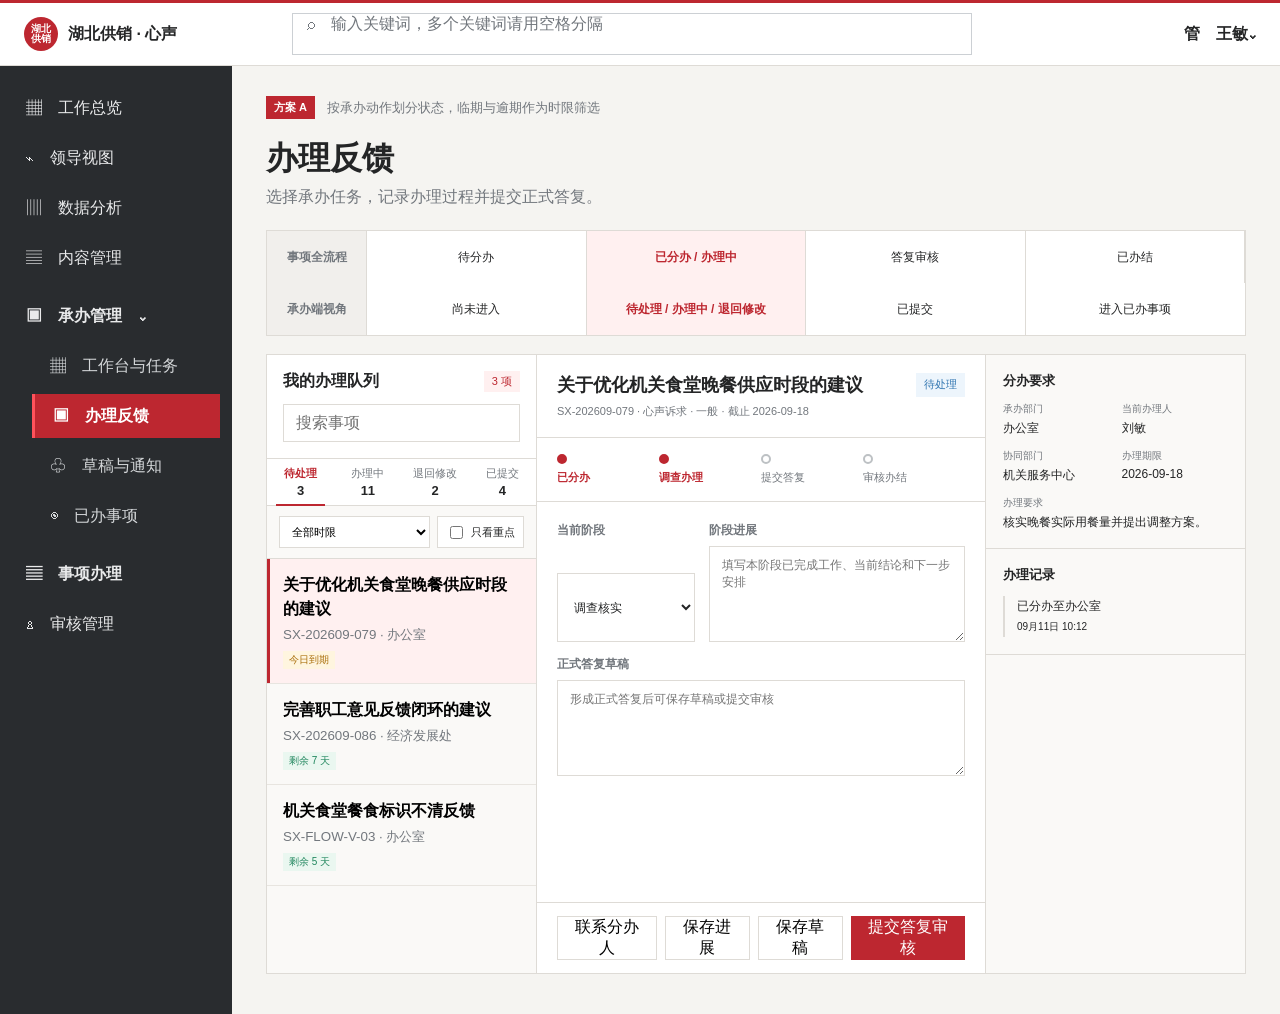
<file: output/handler-feedback-status-option-a.html>
<!doctype html>
<html lang="zh-CN">
<head>
  <meta charset="UTF-8">
  <meta name="viewport" content="width=device-width, initial-scale=1.0">
  <title>办理反馈状态方案 A</title>
  <link rel="icon" href="data:,">
  <style>
    :root { --red:#bd2730; --red-soft:#fff0f0; --ink:#242526; --muted:#72777d; --line:#dedbd6; --paper:#f5f4f1; --green:#20865d; --green-soft:#eaf7f0; --gold:#a96d08; --gold-soft:#fff5df; --blue:#3276b1; --blue-soft:#edf5fc; }
    * { box-sizing:border-box; }
    body { margin:0; background:var(--paper); color:var(--ink); font-family:"PingFang SC","Microsoft YaHei",sans-serif; }
    button,input,select,textarea { font:inherit; }
    button { cursor:pointer; }
    .topbar { height:66px; display:grid; grid-template-columns:232px minmax(300px,680px) 1fr; align-items:center; gap:36px; padding:0 24px; border-top:3px solid var(--red); border-bottom:1px solid var(--line); background:#fff; }
    .brand { display:flex; align-items:center; gap:10px; font-weight:800; }
    .brand-mark { width:34px; height:34px; display:grid; place-items:center; border-radius:50%; background:var(--red); color:#fff; font-size:10px; line-height:1.05; text-align:center; }
    .global-search { height:42px; padding:0 14px; border:1px solid #ccd0d4; background:#fff; color:var(--muted); }
    .account { justify-self:end; font-weight:700; }
    .shell { display:grid; grid-template-columns:232px minmax(0,1fr); min-height:calc(100vh - 66px); }
    .sidebar { padding:20px 12px; background:#292c2f; color:#e9eaeb; }
    .nav { display:grid; gap:6px; }
    .nav button { height:44px; display:flex; align-items:center; gap:10px; padding:0 14px; border:0; background:transparent; color:inherit; text-align:left; }
    .nav .group { margin-top:8px; font-weight:800; }
    .nav .child { margin-left:20px; padding-left:18px; color:#d4d7d9; }
    .nav .active { border-left:3px solid #ff525b; background:var(--red); color:#fff; font-weight:800; }
    main { min-width:0; padding:30px 34px 40px; }
    .decision { display:flex; align-items:center; gap:12px; margin-bottom:18px; color:var(--muted); font-size:13px; }
    .decision b { padding:4px 8px; background:var(--red); color:#fff; font-size:11px; }
    h1 { margin:0; font-family:"Songti SC","STSong",serif; font-size:32px; font-weight:700; letter-spacing:0; }
    .subtitle { margin:6px 0 22px; color:var(--muted); }
    .alignment { display:grid; grid-template-columns:100px repeat(4,minmax(100px,1fr)); margin-bottom:18px; border:1px solid var(--line); background:#fff; }
    .alignment span { min-height:52px; display:grid; place-items:center; padding:8px; border-right:1px solid var(--line); font-size:12px; text-align:center; }
    .alignment span:last-child { border-right:0; }
    .alignment .label { background:#f1efec; color:var(--muted); font-weight:800; }
    .alignment .current { color:var(--red); background:var(--red-soft); font-weight:800; }
    .workspace { min-height:620px; display:grid; grid-template-columns:minmax(270px,.75fr) minmax(430px,1.45fr) minmax(260px,.8fr); grid-template-rows:minmax(0,1fr); border:1px solid var(--line); background:#fff; }
    .queue,.editor,.context { min-width:0; min-height:0; }
    .queue { display:flex; flex-direction:column; border-right:1px solid var(--line); background:#faf9f7; }
    .queue-head { padding:16px; border-bottom:1px solid var(--line); background:#fff; }
    .queue-title { display:flex; justify-content:space-between; align-items:center; }
    .queue-title span { padding:3px 8px; background:var(--red-soft); color:var(--red); font-size:11px; }
    .queue-search { width:100%; height:38px; margin-top:12px; padding:0 12px; border:1px solid var(--line); }
    .status-tabs { display:grid; grid-template-columns:repeat(4,1fr); border-bottom:1px solid var(--line); background:#fff; }
    .status-tabs button { position:relative; min-height:46px; padding:7px 3px; border:0; background:transparent; color:var(--muted); font-size:11px; }
    .status-tabs button b { display:block; margin-top:2px; color:var(--ink); font-size:13px; }
    .status-tabs button.active { color:var(--red); font-weight:800; }
    .status-tabs button.active::after { content:""; position:absolute; left:9px; right:9px; bottom:-1px; height:2px; background:var(--red); }
    .filters { display:flex; gap:7px; padding:10px 12px; border-bottom:1px solid var(--line); }
    .filters select,.filters label { min-height:32px; border:1px solid var(--line); background:#fff; font-size:11px; }
    .filters select { flex:1; padding:0 8px; }
    .filters label { display:flex; align-items:center; gap:5px; padding:0 8px; white-space:nowrap; }
    .queue-list { min-height:0; overflow:auto; }
    .queue-item { width:100%; display:block; padding:14px 16px; border:0; border-bottom:1px solid #e8e5e0; background:transparent; text-align:left; }
    .queue-item.active { background:var(--red-soft); box-shadow:inset 3px 0 var(--red); }
    .queue-item strong { display:block; line-height:1.5; }
    .queue-item small { display:block; margin-top:5px; color:var(--muted); }
    .tag { display:inline-block; margin-top:7px; padding:2px 6px; background:var(--green-soft); color:var(--green); font-size:10px; }
    .tag.warn { background:var(--gold-soft); color:var(--gold); }
    .editor { display:flex; flex-direction:column; }
    .affair-head { display:flex; justify-content:space-between; gap:16px; padding:18px 20px; border-bottom:1px solid var(--line); }
    .affair-head h2 { margin:0; font-size:18px; }
    .affair-head p { margin:7px 0 0; color:var(--muted); font-size:11px; }
    .badge { height:24px; padding:4px 8px; background:var(--blue-soft); color:var(--blue); font-size:11px; white-space:nowrap; }
    .steps { display:grid; grid-template-columns:repeat(4,1fr); padding:16px 20px; border-bottom:1px solid var(--line); }
    .steps span { position:relative; color:var(--muted); font-size:11px; }
    .steps i { display:block; width:10px; height:10px; margin-bottom:6px; border:2px solid #bdc1c4; border-radius:50%; background:#fff; }
    .steps .done { color:var(--red); font-weight:800; }
    .steps .done i { border-color:var(--red); background:var(--red); }
    .form { flex:1; display:grid; grid-template-columns:.7fr 1.3fr; gap:14px; align-content:start; padding:20px; overflow:auto; }
    .field { display:grid; gap:7px; color:var(--muted); font-size:12px; font-weight:700; }
    .field input,.field select,.field textarea { width:100%; min-height:42px; padding:10px 12px; border:1px solid var(--line); background:#fff; color:var(--ink); font-weight:400; }
    .field textarea { min-height:96px; resize:vertical; }
    .wide { grid-column:1/-1; }
    .actions { display:flex; justify-content:flex-end; gap:8px; padding:13px 20px; border-top:1px solid var(--line); }
    .actions button { min-height:36px; padding:0 13px; border:1px solid var(--line); background:#fff; }
    .actions .primary { border-color:var(--red); background:var(--red); color:#fff; }
    .context { overflow:auto; border-left:1px solid var(--line); background:#faf9f7; }
    .context section { padding:17px; border-bottom:1px solid var(--line); }
    .context h3 { margin:0 0 12px; font-size:13px; }
    .context dl { display:grid; grid-template-columns:1fr 1fr; gap:12px; margin:0; }
    .context dt { color:var(--muted); font-size:10px; }
    .context dd { margin:4px 0 0; font-size:12px; }
    .context .full { grid-column:1/-1; }
    .timeline { padding-left:12px; border-left:2px solid var(--line); font-size:12px; line-height:1.7; }
    @media (max-width:1000px) { .workspace { grid-template-columns:1fr; } .queue-list { display:flex; overflow-x:auto; } .queue-item { flex:0 0 270px; } .context { border-left:0; } }
  </style>
</head>
<body>
  <header class="topbar"><div class="brand"><span class="brand-mark">湖北<br>供销</span>湖北供销 · 心声</div><div class="global-search">⌕　输入关键词，多个关键词请用空格分隔</div><div class="account">管　王敏⌄</div></header>
  <div class="shell">
    <aside class="sidebar"><nav class="nav"><button>▦　工作总览</button><button>⌁　领导视图</button><button>▥　数据分析</button><button>▤　内容管理</button><button class="group">▣　承办管理　⌄</button><button class="child">▦　工作台与任务</button><button class="child active">▣　办理反馈</button><button class="child">♧　草稿与通知</button><button class="child">◉　已办事项</button><button class="group">▤　事项办理</button><button>♙　审核管理</button></nav></aside>
    <main>
      <div class="decision"><b>方案 A</b><span>按承办动作划分状态，临期与逾期作为时限筛选</span></div>
      <h1>办理反馈</h1><p class="subtitle">选择承办任务，记录办理过程并提交正式答复。</p>
      <div class="alignment"><span class="label">事项全流程</span><span>待分办</span><span class="current">已分办 / 办理中</span><span>答复审核</span><span>已办结</span><span class="label">承办端视角</span><span>尚未进入</span><span class="current">待处理 / 办理中 / 退回修改</span><span>已提交</span><span>进入已办事项</span></div>
      <section class="workspace">
        <aside class="queue">
          <header class="queue-head"><div class="queue-title"><strong>我的办理队列</strong><span id="count">3 项</span></div><input class="queue-search" placeholder="搜索事项"></header>
          <nav class="status-tabs" id="tabs"><button class="active" data-status="待处理">待处理<b>3</b></button><button data-status="办理中">办理中<b>11</b></button><button data-status="退回修改">退回修改<b>2</b></button><button data-status="已提交">已提交<b>4</b></button></nav>
          <div class="filters"><select><option>全部时限</option><option>临期</option><option>逾期</option></select><label><input type="checkbox"> 只看重点</label></div>
          <div class="queue-list" id="list"></div>
        </aside>
        <section class="editor">
          <header class="affair-head"><div><h2>关于优化机关食堂晚餐供应时段的建议</h2><p>SX-202609-079 · 心声诉求 · 一般 · 截止 2026-09-18</p></div><span class="badge" id="editorStatus">待处理</span></header>
          <div class="steps"><span class="done"><i></i>已分办</span><span class="done"><i></i>调查办理</span><span><i></i>提交答复</span><span><i></i>审核办结</span></div>
          <div class="form"><label class="field">当前阶段<select><option>调查核实</option><option>制定措施</option><option>形成正式答复</option></select></label><label class="field">阶段进展<textarea placeholder="填写本阶段已完成工作、当前结论和下一步安排"></textarea></label><label class="field wide">正式答复草稿<textarea placeholder="形成正式答复后可保存草稿或提交审核"></textarea></label></div>
          <footer class="actions"><button>联系分办人</button><button>保存进展</button><button>保存草稿</button><button class="primary">提交答复审核</button></footer>
        </section>
        <aside class="context"><section><h3>分办要求</h3><dl><div><dt>承办部门</dt><dd>办公室</dd></div><div><dt>当前办理人</dt><dd>刘敏</dd></div><div><dt>协同部门</dt><dd>机关服务中心</dd></div><div><dt>办理期限</dt><dd>2026-09-18</dd></div><div class="full"><dt>办理要求</dt><dd>核实晚餐实际用餐量并提出调整方案。</dd></div></dl></section><section><h3>办理记录</h3><div class="timeline">已分办至办公室<br><small>09月11日 10:12</small></div></section></aside>
      </section>
    </main>
  </div>
  <script>
    const data={待处理:[['关于优化机关食堂晚餐供应时段的建议','SX-202609-079 · 办公室','今日到期','warn'],['完善职工意见反馈闭环的建议','SX-202609-086 · 经济发展处','剩余 7 天',''],['机关食堂餐食标识不清反馈','SX-FLOW-V-03 · 办公室','剩余 5 天','']],办理中:[['跨区域品牌推广活动协作建议','SX-FLOW-I-03 · 合作指导处','剩余 7 天',''],['关于优化会议室预约流程的建议','SX-MOCK-008 · 办公室','剩余 5 天','']],退回修改:[['建议建立基层社项目申报材料共享专区','SX-MOCK-001 · 经济发展处','逾期 2 天','warn']],已提交:[['职工通勤线路调整反馈','SX-FLOW-V-05 · 办公室','等待答复审核','']]};
    const list=document.querySelector('#list'),count=document.querySelector('#count'),editorStatus=document.querySelector('#editorStatus');
    function render(status){const rows=data[status];count.textContent=`${rows.length} 项`;editorStatus.textContent=status;list.innerHTML=rows.map((row,i)=>`<button class="queue-item ${i===0?'active':''}"><strong>${row[0]}</strong><small>${row[1]}</small><span class="tag ${row[3]}">${row[2]}</span></button>`).join('');}
    document.querySelector('#tabs').addEventListener('click',e=>{const button=e.target.closest('button');if(!button)return;document.querySelectorAll('#tabs button').forEach(item=>item.classList.toggle('active',item===button));render(button.dataset.status);});render('待处理');
  </script>
</body>
</html>
</file>
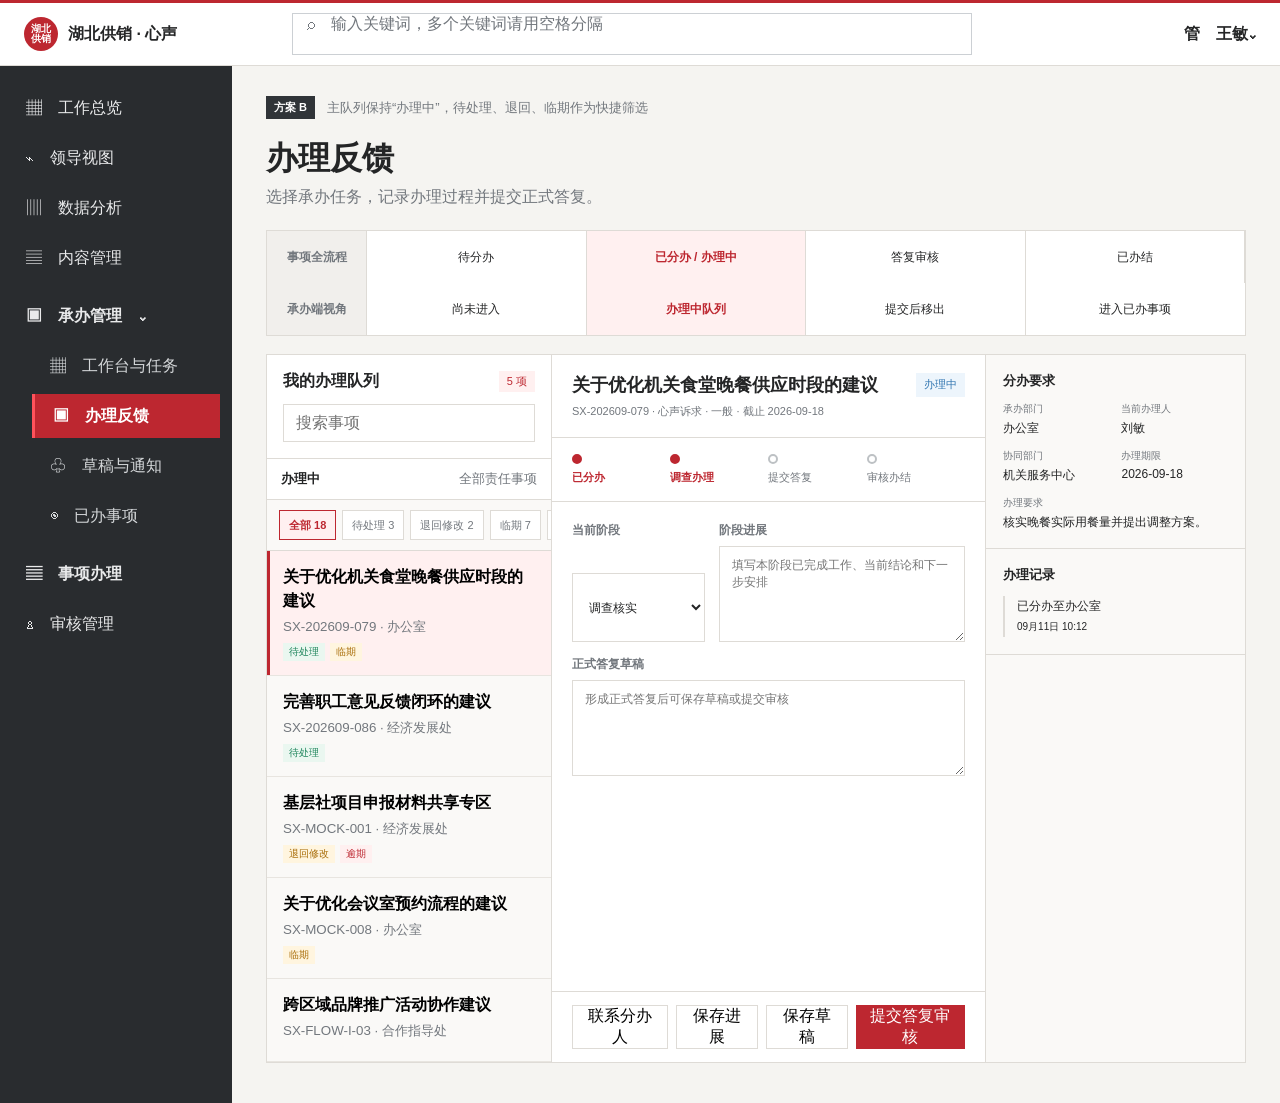
<file: output/handler-feedback-status-option-b.html>
<!doctype html>
<html lang="zh-CN">
<head>
  <meta charset="UTF-8">
  <meta name="viewport" content="width=device-width, initial-scale=1.0">
  <title>办理反馈状态方案 B</title>
  <link rel="icon" href="data:,">
  <style>
    :root { --red:#bd2730; --red-soft:#fff0f0; --ink:#242526; --muted:#72777d; --line:#dedbd6; --paper:#f5f4f1; --green:#20865d; --green-soft:#eaf7f0; --gold:#a96d08; --gold-soft:#fff5df; --blue:#3276b1; --blue-soft:#edf5fc; }
    * { box-sizing:border-box; }
    body { margin:0; background:var(--paper); color:var(--ink); font-family:"PingFang SC","Microsoft YaHei",sans-serif; }
    button,input,select,textarea { font:inherit; } button{cursor:pointer;}
    .topbar { height:66px; display:grid; grid-template-columns:232px minmax(300px,680px) 1fr; align-items:center; gap:36px; padding:0 24px; border-top:3px solid var(--red); border-bottom:1px solid var(--line); background:#fff; }
    .brand { display:flex; align-items:center; gap:10px; font-weight:800; }.brand-mark{width:34px;height:34px;display:grid;place-items:center;border-radius:50%;background:var(--red);color:#fff;font-size:10px;line-height:1.05;text-align:center}.global-search{height:42px;padding:0 14px;border:1px solid #ccd0d4;color:var(--muted)}.account{justify-self:end;font-weight:700}
    .shell{display:grid;grid-template-columns:232px minmax(0,1fr);min-height:calc(100vh - 66px)}.sidebar{padding:20px 12px;background:#292c2f;color:#e9eaeb}.nav{display:grid;gap:6px}.nav button{height:44px;display:flex;align-items:center;gap:10px;padding:0 14px;border:0;background:transparent;color:inherit;text-align:left}.nav .group{margin-top:8px;font-weight:800}.nav .child{margin-left:20px;padding-left:18px;color:#d4d7d9}.nav .active{border-left:3px solid #ff525b;background:var(--red);color:#fff;font-weight:800}
    main{min-width:0;padding:30px 34px 40px}.decision{display:flex;align-items:center;gap:12px;margin-bottom:18px;color:var(--muted);font-size:13px}.decision b{padding:4px 8px;background:#303438;color:#fff;font-size:11px}h1{margin:0;font-family:"Songti SC","STSong",serif;font-size:32px;letter-spacing:0}.subtitle{margin:6px 0 22px;color:var(--muted)}
    .alignment{display:grid;grid-template-columns:100px repeat(4,minmax(100px,1fr));margin-bottom:18px;border:1px solid var(--line);background:#fff}.alignment span{min-height:52px;display:grid;place-items:center;padding:8px;border-right:1px solid var(--line);font-size:12px;text-align:center}.alignment span:last-child{border-right:0}.alignment .label{background:#f1efec;color:var(--muted);font-weight:800}.alignment .current{color:var(--red);background:var(--red-soft);font-weight:800}
    .workspace{min-height:620px;display:grid;grid-template-columns:minmax(285px,.8fr) minmax(430px,1.4fr) minmax(260px,.8fr);border:1px solid var(--line);background:#fff}.queue{min-width:0;display:flex;flex-direction:column;border-right:1px solid var(--line);background:#faf9f7}.queue-head{padding:16px;border-bottom:1px solid var(--line);background:#fff}.queue-title{display:flex;justify-content:space-between;align-items:center}.queue-title span{padding:3px 8px;background:var(--red-soft);color:var(--red);font-size:11px}.queue-search{width:100%;height:38px;margin-top:12px;padding:0 12px;border:1px solid var(--line)}
    .scope{display:flex;align-items:center;justify-content:space-between;padding:11px 14px;border-bottom:1px solid var(--line);background:#fff}.scope strong{font-size:13px}.scope small{color:var(--muted)}.quick-filters{display:flex;gap:6px;padding:10px 12px;overflow-x:auto;border-bottom:1px solid var(--line)}.quick-filters button{flex:none;min-height:30px;padding:0 9px;border:1px solid var(--line);background:#fff;color:var(--muted);font-size:11px}.quick-filters button.active{border-color:var(--red);background:var(--red-soft);color:var(--red);font-weight:800}
    .queue-list{min-height:0;overflow:auto}.queue-item{width:100%;display:block;padding:14px 16px;border:0;border-bottom:1px solid #e8e5e0;background:transparent;text-align:left}.queue-item.active{background:var(--red-soft);box-shadow:inset 3px 0 var(--red)}.queue-item strong{display:block;line-height:1.5}.queue-item small{display:block;margin-top:5px;color:var(--muted)}.labels{display:flex;gap:5px;margin-top:7px}.tag{padding:2px 6px;background:var(--green-soft);color:var(--green);font-size:10px}.tag.warn{background:var(--gold-soft);color:var(--gold)}.tag.danger{background:var(--red-soft);color:var(--red)}
    .editor{min-width:0;display:flex;flex-direction:column}.affair-head{display:flex;justify-content:space-between;gap:16px;padding:18px 20px;border-bottom:1px solid var(--line)}.affair-head h2{margin:0;font-size:18px}.affair-head p{margin:7px 0 0;color:var(--muted);font-size:11px}.badge{height:24px;padding:4px 8px;background:var(--blue-soft);color:var(--blue);font-size:11px;white-space:nowrap}.steps{display:grid;grid-template-columns:repeat(4,1fr);padding:16px 20px;border-bottom:1px solid var(--line)}.steps span{color:var(--muted);font-size:11px}.steps i{display:block;width:10px;height:10px;margin-bottom:6px;border:2px solid #bdc1c4;border-radius:50%;background:#fff}.steps .done{color:var(--red);font-weight:800}.steps .done i{border-color:var(--red);background:var(--red)}
    .form{flex:1;display:grid;grid-template-columns:.7fr 1.3fr;gap:14px;align-content:start;padding:20px}.field{display:grid;gap:7px;color:var(--muted);font-size:12px;font-weight:700}.field select,.field textarea{width:100%;min-height:42px;padding:10px 12px;border:1px solid var(--line);background:#fff;color:var(--ink);font-weight:400}.field textarea{min-height:96px;resize:vertical}.wide{grid-column:1/-1}.actions{display:flex;justify-content:flex-end;gap:8px;padding:13px 20px;border-top:1px solid var(--line)}.actions button{min-height:36px;padding:0 13px;border:1px solid var(--line);background:#fff}.actions .primary{border-color:var(--red);background:var(--red);color:#fff}
    .context{min-width:0;border-left:1px solid var(--line);background:#faf9f7}.context section{padding:17px;border-bottom:1px solid var(--line)}.context h3{margin:0 0 12px;font-size:13px}.context dl{display:grid;grid-template-columns:1fr 1fr;gap:12px;margin:0}.context dt{color:var(--muted);font-size:10px}.context dd{margin:4px 0 0;font-size:12px}.context .full{grid-column:1/-1}.timeline{padding-left:12px;border-left:2px solid var(--line);font-size:12px;line-height:1.7}
    @media(max-width:1000px){.workspace{grid-template-columns:1fr}.queue-list{display:flex;overflow-x:auto}.queue-item{flex:0 0 270px}.context{border-left:0}}
  </style>
</head>
<body>
  <header class="topbar"><div class="brand"><span class="brand-mark">湖北<br>供销</span>湖北供销 · 心声</div><div class="global-search">⌕　输入关键词，多个关键词请用空格分隔</div><div class="account">管　王敏⌄</div></header>
  <div class="shell"><aside class="sidebar"><nav class="nav"><button>▦　工作总览</button><button>⌁　领导视图</button><button>▥　数据分析</button><button>▤　内容管理</button><button class="group">▣　承办管理　⌄</button><button class="child">▦　工作台与任务</button><button class="child active">▣　办理反馈</button><button class="child">♧　草稿与通知</button><button class="child">◉　已办事项</button><button class="group">▤　事项办理</button><button>♙　审核管理</button></nav></aside>
    <main><div class="decision"><b>方案 B</b><span>主队列保持“办理中”，待处理、退回、临期作为快捷筛选</span></div><h1>办理反馈</h1><p class="subtitle">选择承办任务，记录办理过程并提交正式答复。</p>
      <div class="alignment"><span class="label">事项全流程</span><span>待分办</span><span class="current">已分办 / 办理中</span><span>答复审核</span><span>已办结</span><span class="label">承办端视角</span><span>尚未进入</span><span class="current">办理中队列</span><span>提交后移出</span><span>进入已办事项</span></div>
      <section class="workspace"><aside class="queue"><header class="queue-head"><div class="queue-title"><strong>我的办理队列</strong><span id="count">18 项</span></div><input class="queue-search" placeholder="搜索事项"></header><div class="scope"><strong>办理中</strong><small>全部责任事项</small></div><nav class="quick-filters" id="filters"><button class="active" data-filter="全部">全部 18</button><button data-filter="待处理">待处理 3</button><button data-filter="退回修改">退回修改 2</button><button data-filter="临期">临期 7</button><button data-filter="逾期">逾期 4</button></nav><div class="queue-list" id="list"></div></aside>
        <section class="editor"><header class="affair-head"><div><h2>关于优化机关食堂晚餐供应时段的建议</h2><p>SX-202609-079 · 心声诉求 · 一般 · 截止 2026-09-18</p></div><span class="badge">办理中</span></header><div class="steps"><span class="done"><i></i>已分办</span><span class="done"><i></i>调查办理</span><span><i></i>提交答复</span><span><i></i>审核办结</span></div><div class="form"><label class="field">当前阶段<select><option>调查核实</option><option>制定措施</option></select></label><label class="field">阶段进展<textarea placeholder="填写本阶段已完成工作、当前结论和下一步安排"></textarea></label><label class="field wide">正式答复草稿<textarea placeholder="形成正式答复后可保存草稿或提交审核"></textarea></label></div><footer class="actions"><button>联系分办人</button><button>保存进展</button><button>保存草稿</button><button class="primary">提交答复审核</button></footer></section>
        <aside class="context"><section><h3>分办要求</h3><dl><div><dt>承办部门</dt><dd>办公室</dd></div><div><dt>当前办理人</dt><dd>刘敏</dd></div><div><dt>协同部门</dt><dd>机关服务中心</dd></div><div><dt>办理期限</dt><dd>2026-09-18</dd></div><div class="full"><dt>办理要求</dt><dd>核实晚餐实际用餐量并提出调整方案。</dd></div></dl></section><section><h3>办理记录</h3><div class="timeline">已分办至办公室<br><small>09月11日 10:12</small></div></section></aside></section>
    </main></div>
  <script>
    const rows=[['关于优化机关食堂晚餐供应时段的建议','SX-202609-079 · 办公室',['待处理','临期']],['完善职工意见反馈闭环的建议','SX-202609-086 · 经济发展处',['待处理']],['基层社项目申报材料共享专区','SX-MOCK-001 · 经济发展处',['退回修改','逾期']],['关于优化会议室预约流程的建议','SX-MOCK-008 · 办公室',['临期']],['跨区域品牌推广活动协作建议','SX-FLOW-I-03 · 合作指导处',[]]];
    const list=document.querySelector('#list'),count=document.querySelector('#count');function render(filter){const visible=filter==='全部'?rows:rows.filter(row=>row[2].includes(filter));count.textContent=`${visible.length} 项`;list.innerHTML=visible.map((row,i)=>`<button class="queue-item ${i===0?'active':''}"><strong>${row[0]}</strong><small>${row[1]}</small><span class="labels">${row[2].map(tag=>`<span class="tag ${tag==='逾期'?'danger':tag==='临期'||tag==='退回修改'?'warn':''}">${tag}</span>`).join('')}</span></button>`).join('');}document.querySelector('#filters').addEventListener('click',e=>{const button=e.target.closest('button');if(!button)return;document.querySelectorAll('#filters button').forEach(item=>item.classList.toggle('active',item===button));render(button.dataset.filter)});render('全部');
  </script>
</body>
</html>
</file>
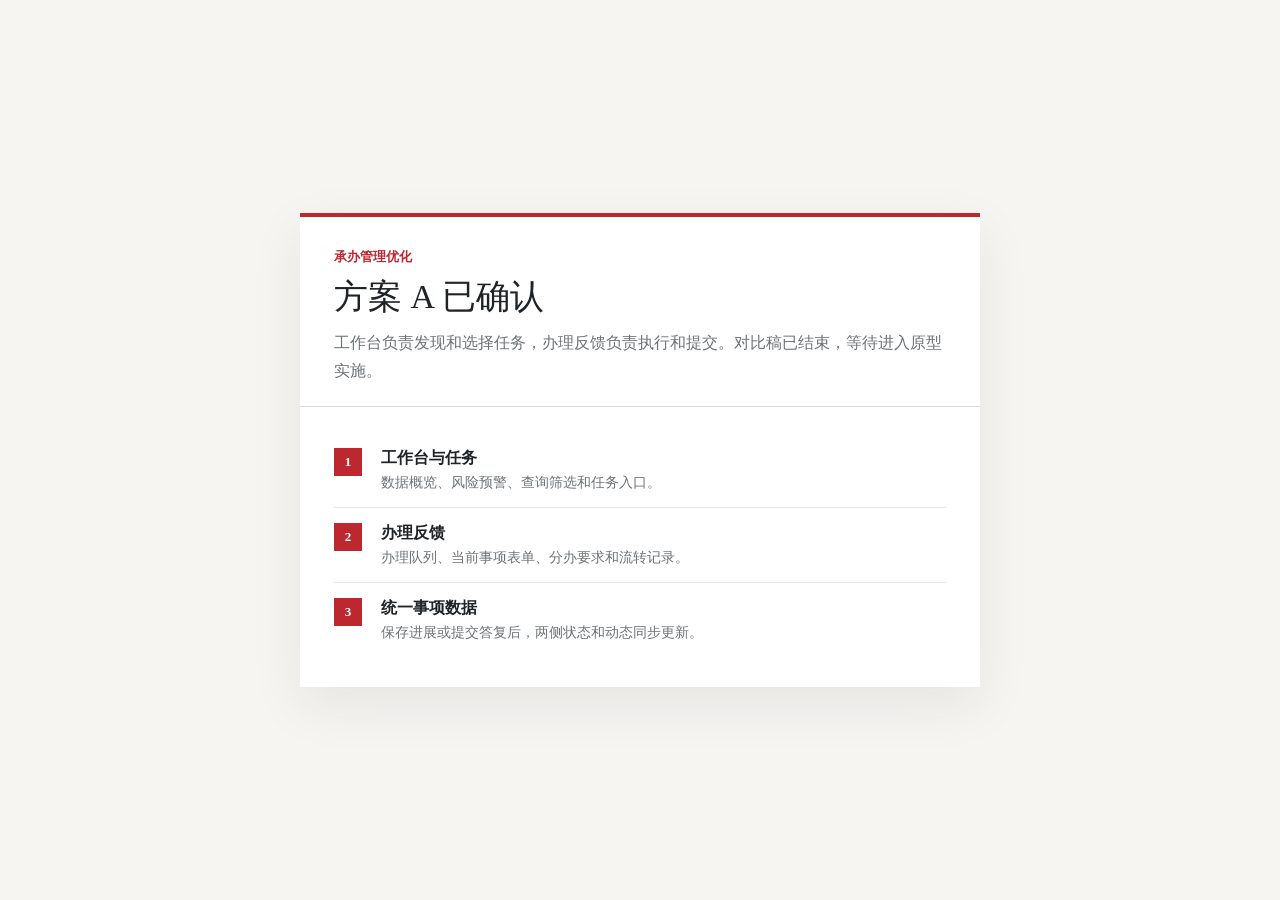
<file: output/handling-feedback-decision-recorded.html>
<!doctype html>
<html lang="zh-CN">
<head>
  <meta charset="UTF-8">
  <meta name="viewport" content="width=device-width, initial-scale=1.0">
  <title>方案 A 已确认</title>
  <link rel="icon" href="data:,">
  <style>
    :root { --red:#bd2730; --ink:#202326; --muted:#6d7276; --line:#ddd9d2; --paper:#f6f5f1; }
    * { box-sizing:border-box; }
    body { margin:0; min-height:100vh; display:grid; place-items:center; padding:24px; color:var(--ink); background:var(--paper); font-family:"Noto Sans SC","Microsoft YaHei",sans-serif; letter-spacing:0; }
    main { width:min(680px,100%); border-top:4px solid var(--red); background:white; box-shadow:0 18px 50px rgba(32,35,38,.08); }
    header { padding:30px 34px 22px; border-bottom:1px solid var(--line); }
    small { color:var(--red); font-weight:800; }
    h1 { margin:8px 0 9px; font-family:"Songti SC",serif; font-size:34px; font-weight:500; }
    p { margin:0; color:var(--muted); line-height:1.7; }
    ol { margin:0; padding:26px 34px 30px; list-style:none; counter-reset:step; }
    li { counter-increment:step; display:grid; grid-template-columns:34px 1fr; gap:13px; align-items:start; padding:15px 0; border-bottom:1px solid #ece9e4; }
    li:last-child { border-bottom:0; }
    li::before { content:counter(step); width:28px; height:28px; display:grid; place-items:center; color:white; background:var(--red); font:700 13px Georgia,serif; }
    li strong { display:block; margin-bottom:4px; }
    li span { color:var(--muted); font-size:14px; }
  </style>
</head>
<body>
  <main>
    <header><small>承办管理优化</small><h1>方案 A 已确认</h1><p>工作台负责发现和选择任务，办理反馈负责执行和提交。对比稿已结束，等待进入原型实施。</p></header>
    <ol><li><div><strong>工作台与任务</strong><span>数据概览、风险预警、查询筛选和任务入口。</span></div></li><li><div><strong>办理反馈</strong><span>办理队列、当前事项表单、分办要求和流转记录。</span></div></li><li><div><strong>统一事项数据</strong><span>保存进展或提交答复后，两侧状态和动态同步更新。</span></div></li></ol>
  </main>
</body>
</html>
</file>
